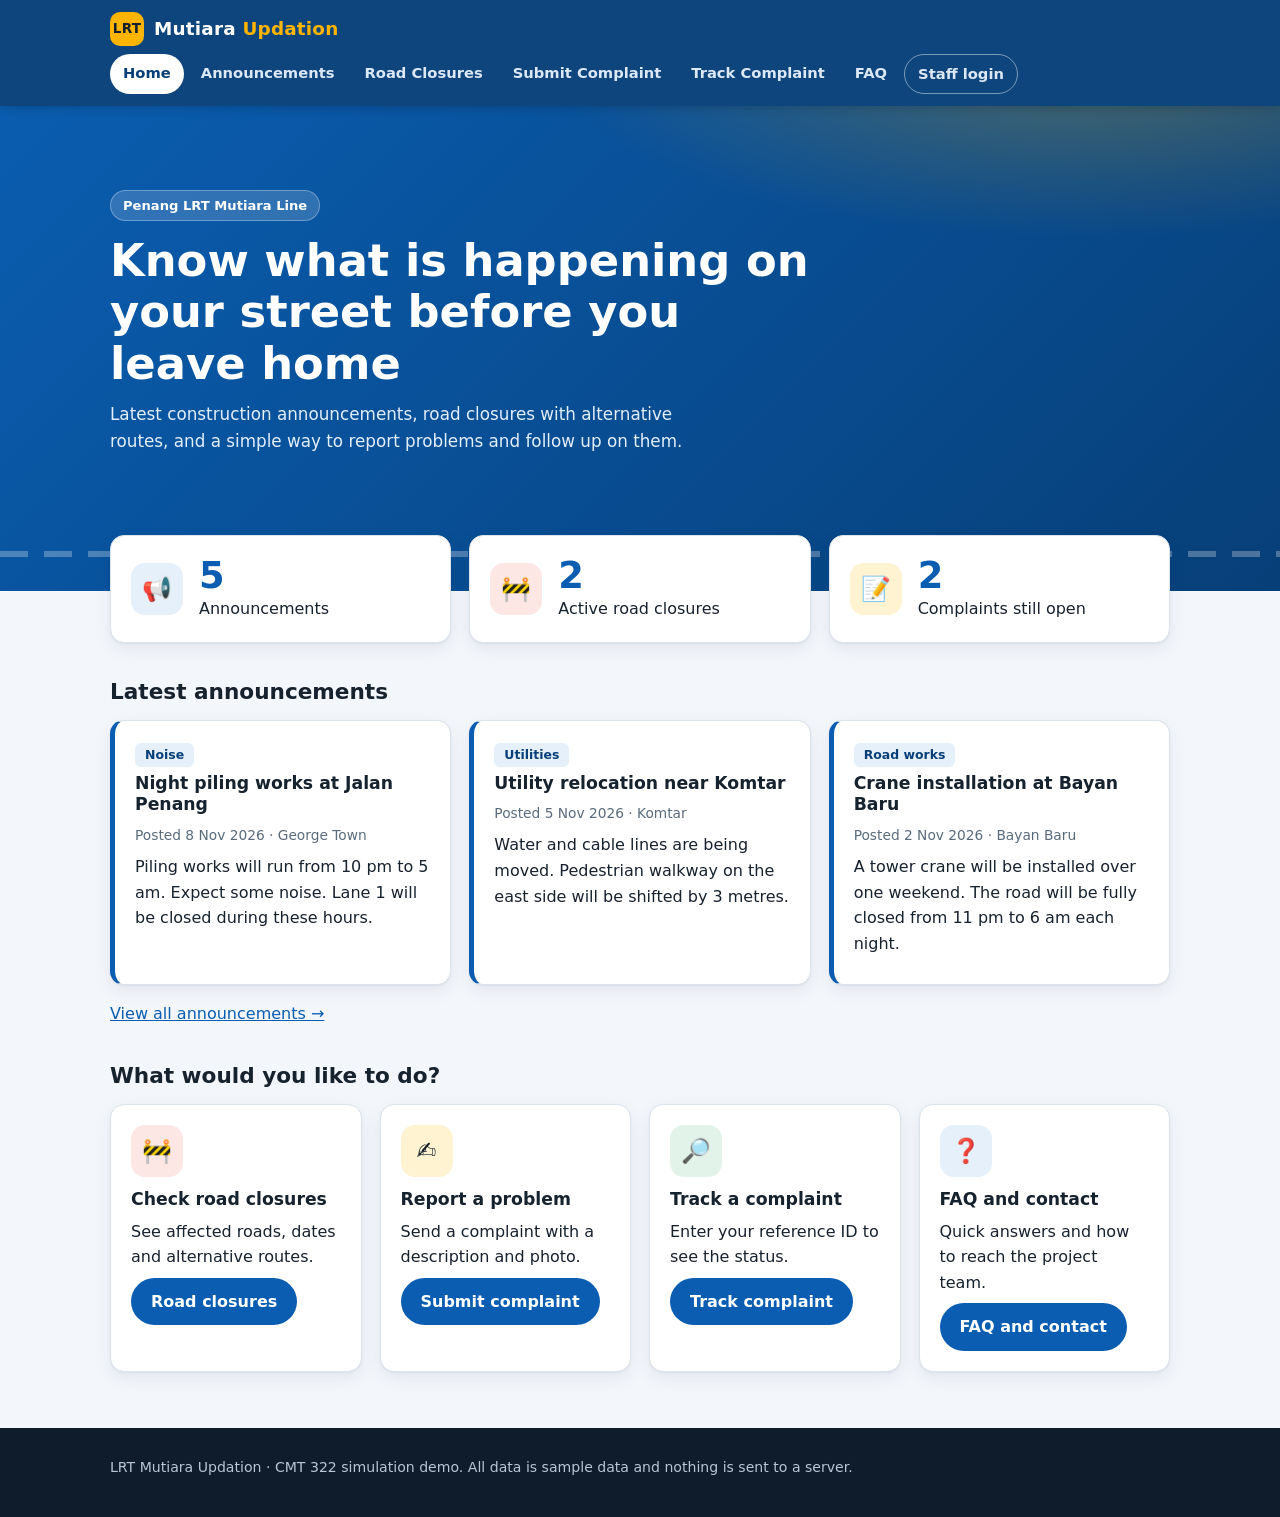
<file: index.html>
<!doctype html>
<html lang="en">
<head>
  <meta charset="utf-8">
  <meta name="viewport" content="width=device-width, initial-scale=1">
  <title>LRT Mutiara Updation – Home</title>
  <link rel="stylesheet" href="css/style.css">
</head>
<body>
  <a class="skip" href="#main">Skip to content</a>
  <div id="site-header"></div>

  <section class="hero">
    <div class="container">
      <span class="eyebrow">Penang LRT Mutiara Line</span>
      <h1>Know what is happening on your street before you leave home</h1>
      <p>Latest construction announcements, road closures with alternative routes, and a simple way to report problems and follow up on them.</p>
    </div>
  </section>

  <main id="main" class="container" style="padding-top:0">
    <section class="grid cols-3 overlap" aria-label="Summary">
      <div class="card stat-card"><span class="icon" aria-hidden="true">📢</span><div><div class="stat" id="stat-ann">0</div><div>Announcements</div></div></div>
      <div class="card stat-card"><span class="icon red" aria-hidden="true">🚧</span><div><div class="stat" id="stat-clo">0</div><div>Active road closures</div></div></div>
      <div class="card stat-card"><span class="icon amber" aria-hidden="true">📝</span><div><div class="stat" id="stat-cmp">0</div><div>Complaints still open</div></div></div>
    </section>

    <h2>Latest announcements</h2>
    <div class="grid cols-3" id="latest"></div>
    <p><a href="announcements.html">View all announcements &rarr;</a></p>

    <h2>What would you like to do?</h2>
    <div class="grid cols-3">
      <div class="card action-card lift"><span class="icon red" aria-hidden="true">🚧</span><h3>Check road closures</h3><p>See affected roads, dates and alternative routes.</p><a class="btn" href="road-closures.html">Road closures</a></div>
      <div class="card action-card lift"><span class="icon amber" aria-hidden="true">✍️</span><h3>Report a problem</h3><p>Send a complaint with a description and photo.</p><a class="btn" href="submit-complaint.html">Submit complaint</a></div>
      <div class="card action-card lift"><span class="icon green" aria-hidden="true">🔎</span><h3>Track a complaint</h3><p>Enter your reference ID to see the status.</p><a class="btn" href="track-complaint.html">Track complaint</a></div>
      <div class="card action-card lift"><span class="icon" aria-hidden="true">❓</span><h3>FAQ and contact</h3><p>Quick answers and how to reach the project team.</p><a class="btn" href="faq.html">FAQ and contact</a></div>
    </div>
  </main>

  <div id="site-footer"></div>
  <script src="js/data.js"></script>
  <script src="js/store.js"></script>
  <script src="js/layout.js"></script>
  <script src="js/home.js"></script>
</body>
</html>
</file>
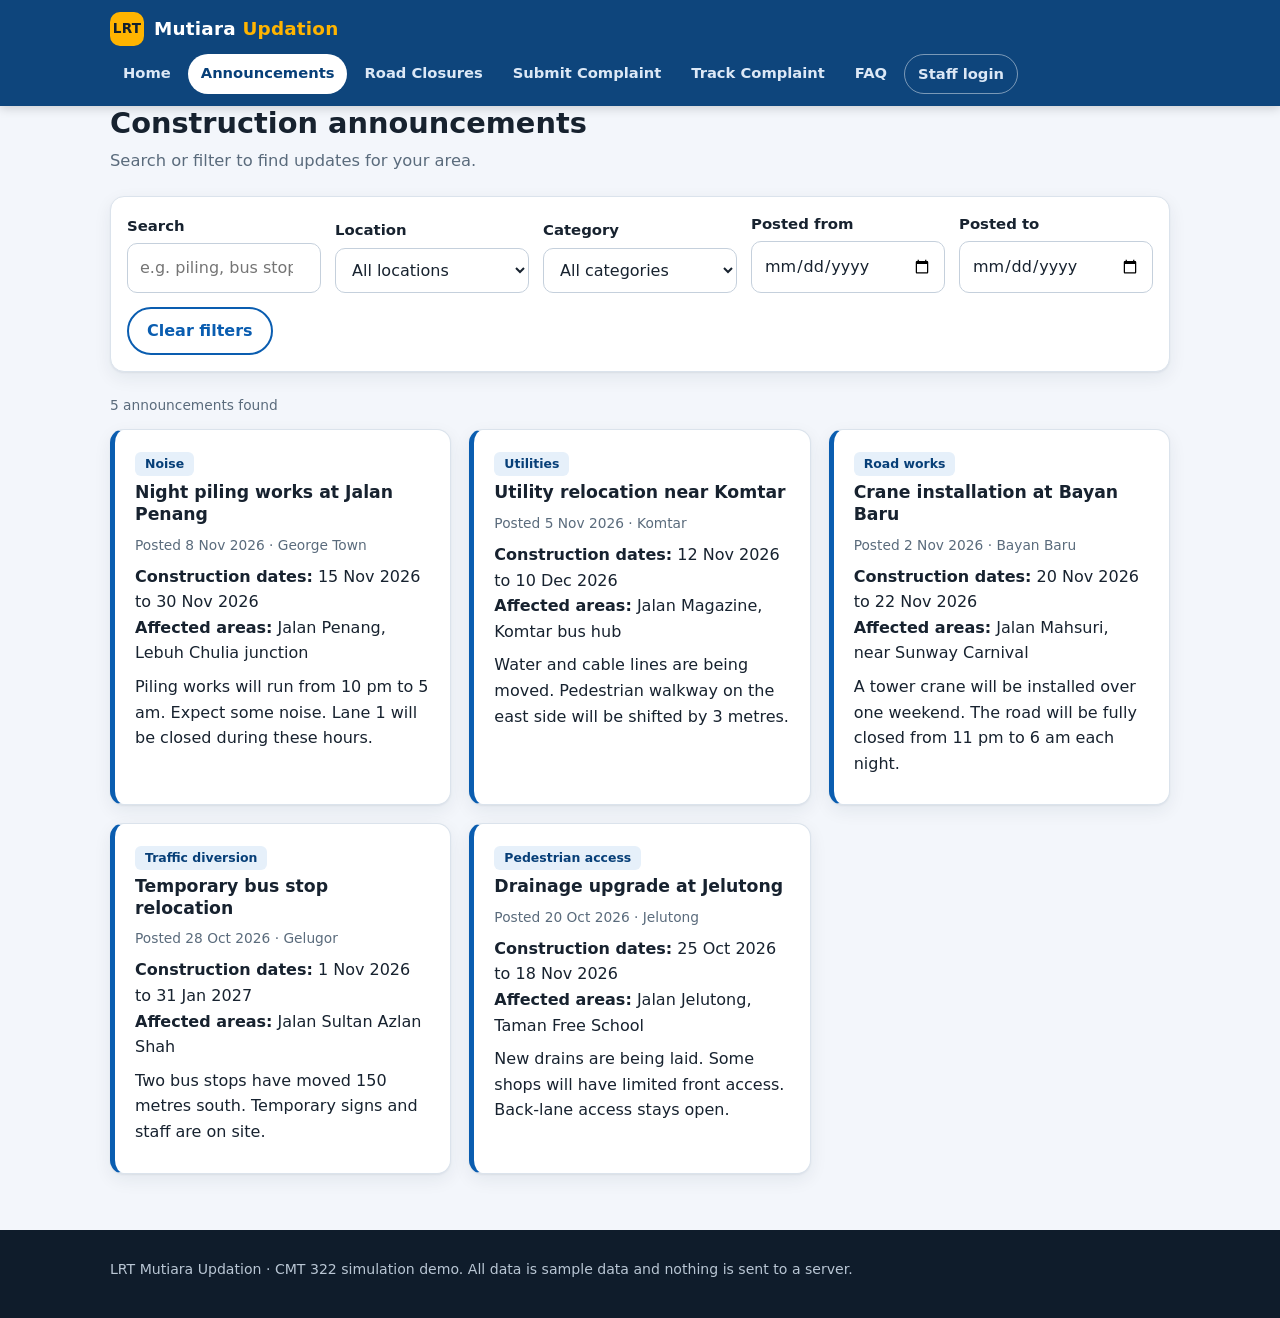
<file: announcements.html>
<!doctype html>
<html lang="en">
<head>
  <meta charset="utf-8">
  <meta name="viewport" content="width=device-width, initial-scale=1">
  <title>LRT Mutiara Updation – Announcements</title>
  <link rel="stylesheet" href="css/style.css">
</head>
<body>
  <a class="skip" href="#main">Skip to content</a>
  <div id="site-header"></div>

  <main id="main" class="container">
    <h1 class="page-title">Construction announcements</h1>
    <p class="lead">Search or filter to find updates for your area.</p>

    <form class="filters" id="filters" aria-label="Filter announcements" onsubmit="return false">
      <div><label for="q">Search</label><input id="q" type="search" placeholder="e.g. piling, bus stop"></div>
      <div><label for="loc">Location</label><select id="loc"></select></div>
      <div><label for="cat">Category</label><select id="cat"></select></div>
      <div><label for="from">Posted from</label><input id="from" type="date"></div>
      <div><label for="to">Posted to</label><input id="to" type="date"></div>
      <div><button type="button" class="ghost" id="clear">Clear filters</button></div>
    </form>

    <p class="meta" id="count" aria-live="polite"></p>
    <div class="grid cols-2" id="list"></div>
  </main>

  <div id="site-footer"></div>
  <script src="js/data.js"></script>
  <script src="js/store.js"></script>
  <script src="js/layout.js"></script>
  <script src="js/announcements.js"></script>
</body>
</html>
</file>
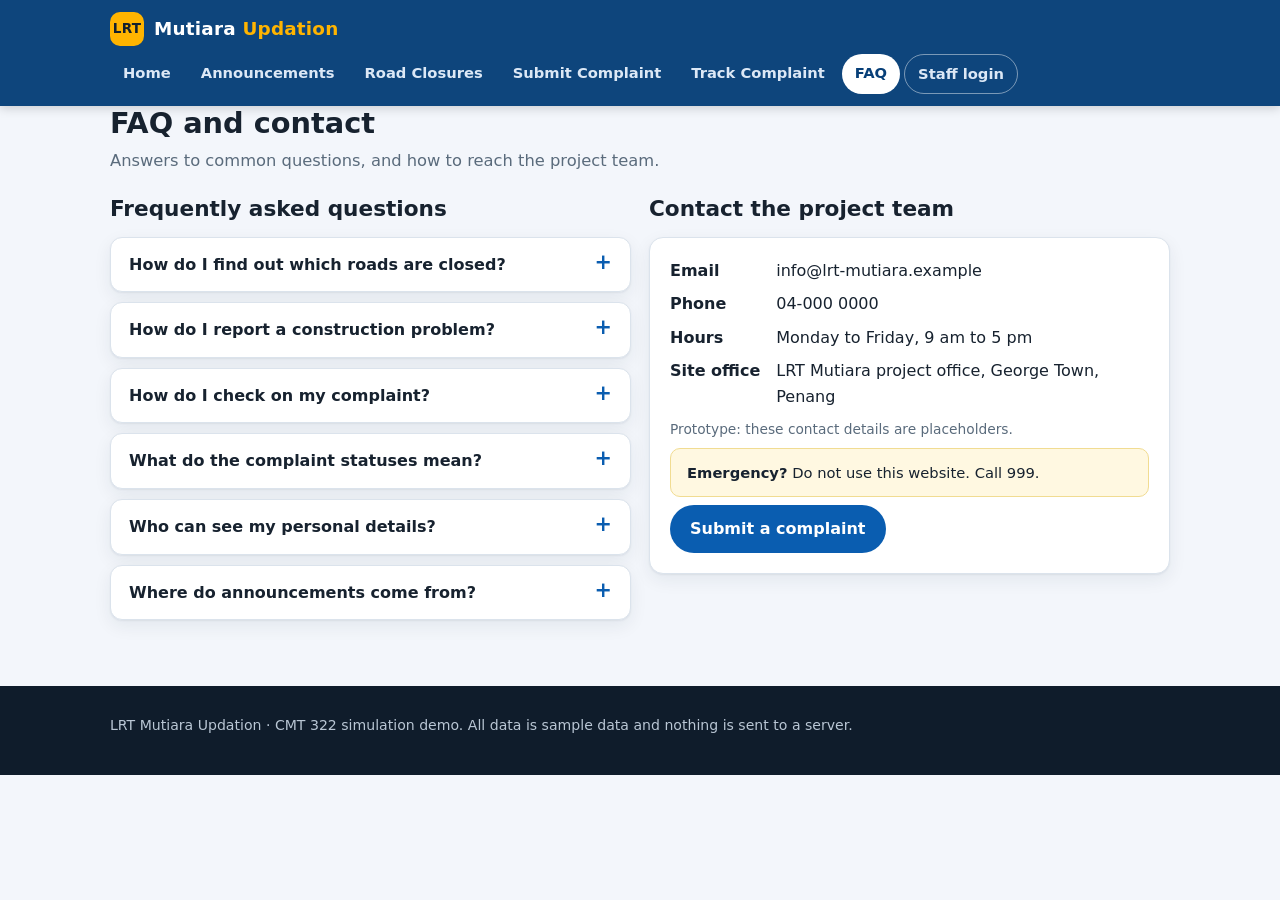
<file: faq.html>
<!doctype html>
<html lang="en">
<head>
  <meta charset="utf-8">
  <meta name="viewport" content="width=device-width, initial-scale=1">
  <title>LRT Mutiara Updation – FAQ and Contact</title>
  <link rel="stylesheet" href="css/style.css">
</head>
<body>
  <a class="skip" href="#main">Skip to content</a>
  <div id="site-header"></div>

  <main id="main" class="container">
    <h1 class="page-title">FAQ and contact</h1>
    <p class="lead">Answers to common questions, and how to reach the project team.</p>

    <div class="grid cols-2" style="align-items:start">
      <section aria-labelledby="faq-h">
        <h2 id="faq-h" style="margin-top:0">Frequently asked questions</h2>

        <details class="faq">
          <summary>How do I find out which roads are closed?</summary>
          <p>Open <a href="road-closures.html">Road Closures</a>. You can filter by location and status, and every closure shows an alternative route.</p>
        </details>
        <details class="faq">
          <summary>How do I report a construction problem?</summary>
          <p>Go to <a href="submit-complaint.html">Submit Complaint</a>, choose a location and category, describe the problem and add a photo if you can. You will get a reference ID straight away.</p>
        </details>
        <details class="faq">
          <summary>How do I check on my complaint?</summary>
          <p>Open <a href="track-complaint.html">Track Complaint</a> and enter your reference ID (for example CMP-0001). You will see its status and any response from our staff.</p>
        </details>
        <details class="faq">
          <summary>What do the complaint statuses mean?</summary>
          <p><strong>Submitted</strong>: we have received it. <strong>In Progress</strong>: staff are working on it or have assigned it to a team. <strong>Resolved</strong>: the issue has been dealt with and a final response is recorded.</p>
        </details>
        <details class="faq">
          <summary>Who can see my personal details?</summary>
          <p>Only authorised staff. The public tracking page never shows your name or contact details.</p>
        </details>
        <details class="faq">
          <summary>Where do announcements come from?</summary>
          <p>Authorised construction staff publish them. You can search them by keyword, location, category and date on the <a href="announcements.html">Announcements</a> page.</p>
        </details>
      </section>

      <section aria-labelledby="contact-h">
        <h2 id="contact-h" style="margin-top:0">Contact the project team</h2>
        <div class="card">
          <dl class="contact">
            <dt>Email</dt><dd>info@lrt-mutiara.example</dd>
            <dt>Phone</dt><dd>04-000 0000</dd>
            <dt>Hours</dt><dd>Monday to Friday, 9 am to 5 pm</dd>
            <dt>Site office</dt><dd>LRT Mutiara project office, George Town, Penang</dd>
          </dl>
          <p class="meta">Prototype: these contact details are placeholders.</p>
          <p class="notice"><strong>Emergency?</strong> Do not use this website. Call 999.</p>
          <p style="margin-bottom:0"><a class="btn" href="submit-complaint.html">Submit a complaint</a></p>
        </div>
      </section>
    </div>
  </main>

  <div id="site-footer"></div>
  <script src="js/data.js"></script>
  <script src="js/store.js"></script>
  <script src="js/layout.js"></script>
</body>
</html>
</file>
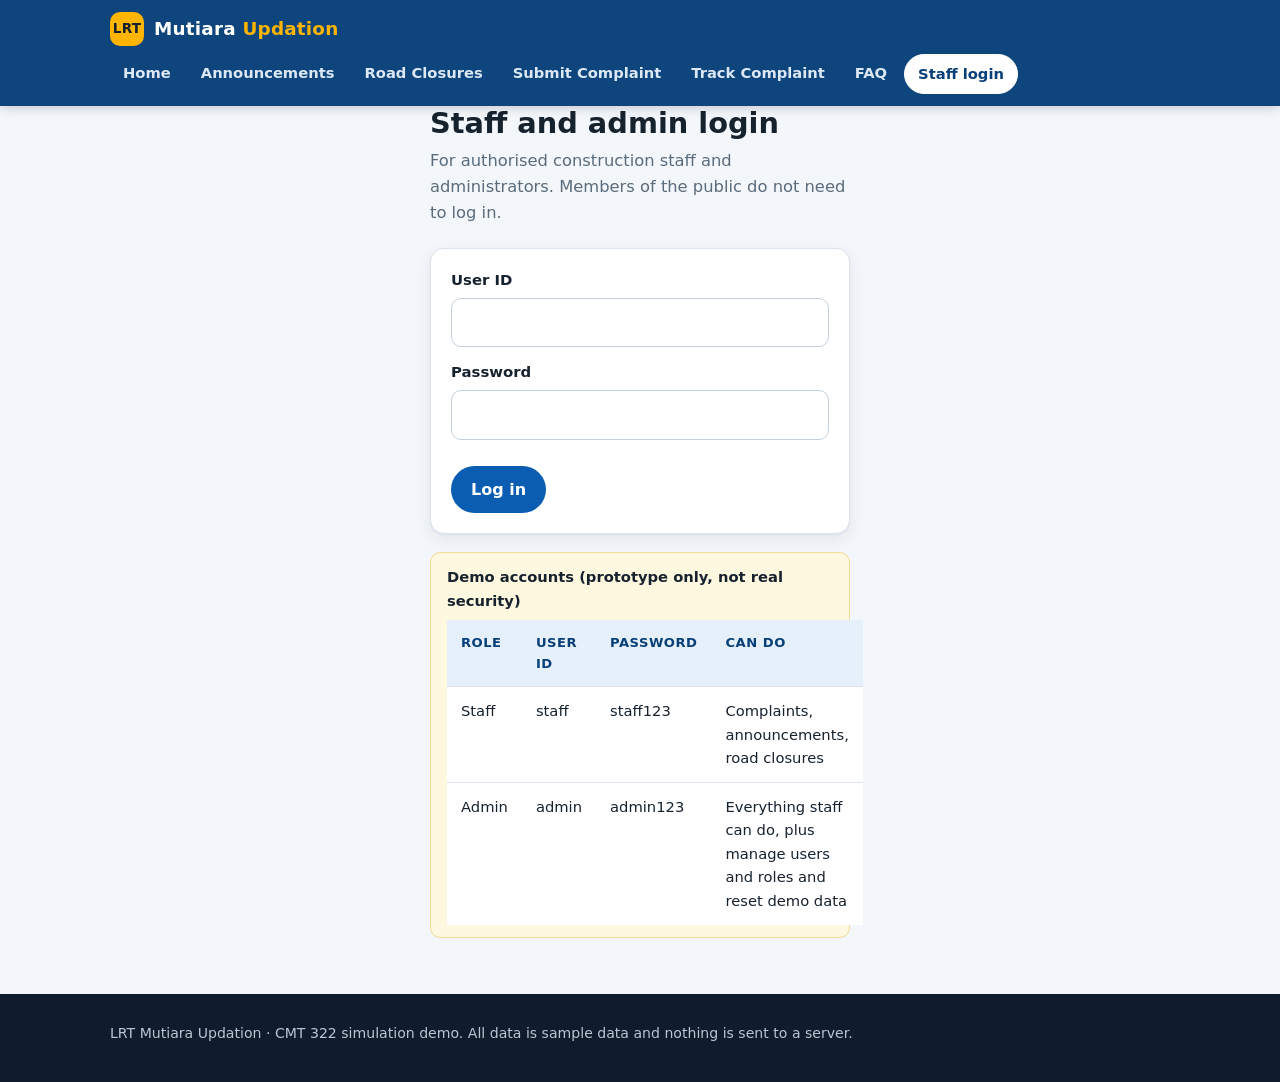
<file: staff-dashboard.html>
<!doctype html>
<html lang="en">
<head>
  <meta charset="utf-8">
  <meta name="viewport" content="width=device-width, initial-scale=1">
  <title>LRT Mutiara Updation – Dashboard</title>
  <link rel="stylesheet" href="css/style.css">
</head>
<body>
  <a class="skip" href="#main">Skip to content</a>
  <div id="site-header"></div>

  <main id="main" class="container">
    <div style="display:flex;justify-content:space-between;align-items:center;flex-wrap:wrap;gap:8px">
      <h1 class="page-title">Dashboard</h1>
      <div class="row-actions">
        <button type="button" class="ghost" id="reset-demo">Reset demo data</button>
        <button type="button" class="ghost" id="logout">Log out</button>
      </div>
    </div>
    <p class="lead">Logged in as <strong id="role-name"></strong>. <span id="role-scope"></span></p>
    <p class="notice" id="msg" role="status" aria-live="polite" hidden></p>

    <section class="grid cols-3" aria-label="Complaint summary" style="margin-top:16px">
      <div class="card"><div class="stat" id="s-sub">0</div><div>Submitted</div></div>
      <div class="card"><div class="stat" id="s-prog">0</div><div>In Progress</div></div>
      <div class="card"><div class="stat" id="s-res">0</div><div>Resolved</div></div>
    </section>

    <!-- ================= STAFF AREA ================= -->
    <div id="staff-area">
      <h2>Complaints</h2>
      <div class="filters" style="max-width:520px">
        <div><label for="f-status">Status</label><select id="f-status"></select></div>
        <div><label for="f-prio">Priority</label><select id="f-prio"></select></div>
      </div>
      <div class="table-wrap">
        <table>
          <thead><tr><th>ID</th><th>Complainant</th><th>Location / category</th><th>Description</th><th>Triage</th><th>Respond</th></tr></thead>
          <tbody id="rows"></tbody>
        </table>
      </div>

      <h2>Announcements</h2>
      <div class="table-wrap">
        <table>
          <thead><tr><th>Announcement</th><th>Category</th><th>Actions</th></tr></thead>
          <tbody id="ann-list"></tbody>
        </table>
      </div>

      <div class="grid cols-2" style="margin-top:24px">
        <section class="card" aria-labelledby="ann-heading">
          <h2 id="ann-heading" style="margin-top:0">Post an announcement</h2>
          <form id="ann-form" novalidate>
            <label for="a-title">Title</label><input id="a-title">
            <label for="a-cat">Category</label><select id="a-cat"></select>
            <label for="a-loc">Location</label><input id="a-loc" placeholder="e.g. George Town">
            <label for="a-areas">Affected areas</label><input id="a-areas">
            <label for="a-start">Construction start</label><input id="a-start" type="date">
            <label for="a-end">Construction end</label><input id="a-end" type="date">
            <label for="a-sum">Summary</label><textarea id="a-sum"></textarea>
            <div class="error" id="a-err"></div>
            <p class="row-actions">
              <button type="submit" id="a-submit">Publish announcement</button>
              <button type="button" class="ghost" id="a-cancel" hidden>Cancel edit</button>
            </p>
          </form>
        </section>

        <section class="card" aria-labelledby="clo-heading">
          <h2 id="clo-heading" style="margin-top:0">Add a road closure</h2>
          <form id="clo-form" novalidate>
            <label for="c-road">Affected road</label><input id="c-road">
            <label for="c-loc">Location</label><input id="c-loc" list="area-list" placeholder="Choose an area, e.g. Komtar">
            <datalist id="area-list"></datalist>
            <div class="hint">Pick a suggested area so the closure appears on the map.</div>
            <label for="c-from">From</label><input id="c-from" type="date">
            <label for="c-to">To</label><input id="c-to" type="date">
            <label for="c-det">Details</label><textarea id="c-det" style="min-height:70px"></textarea>
            <label for="c-alt">Alternative route</label><input id="c-alt">
            <div class="error" id="c-err"></div>
            <p><button type="submit">Add closure</button></p>
          </form>
        </section>
      </div>
    </div>

    <!-- ================= ADMIN AREA ================= -->
    <div id="admin-area">
      <h2>Manage users and roles</h2>
      <div class="table-wrap">
        <table>
          <thead><tr><th>User ID</th><th>Name</th><th>Role</th><th>Status</th><th>Action</th></tr></thead>
          <tbody id="user-rows"></tbody>
        </table>
      </div>

      <section class="card" style="margin-top:24px;max-width:520px" aria-labelledby="usr-heading">
        <h2 id="usr-heading" style="margin-top:0">Add a user</h2>
        <form id="user-form" novalidate>
          <label for="u-id">User ID</label><input id="u-id" autocomplete="off" placeholder="letters and numbers, 3 or more">
          <label for="u-name">Full name</label><input id="u-name" autocomplete="off">
          <label for="u-role">Role</label>
          <select id="u-role"><option value="staff">Staff</option><option value="admin">Administrator</option></select>
          <div class="error" id="u-err"></div>
          <p class="hint">New users get the temporary password <strong>welcome123</strong> (demo only).</p>
          <p><button type="submit">Add user</button></p>
        </form>
      </section>
    </div>
  </main>

  <div id="site-footer"></div>
  <script src="js/data.js"></script>
  <script src="js/store.js"></script>
  <script src="js/layout.js"></script>
  <script src="js/dashboard.js"></script>
</body>
</html>
</file>
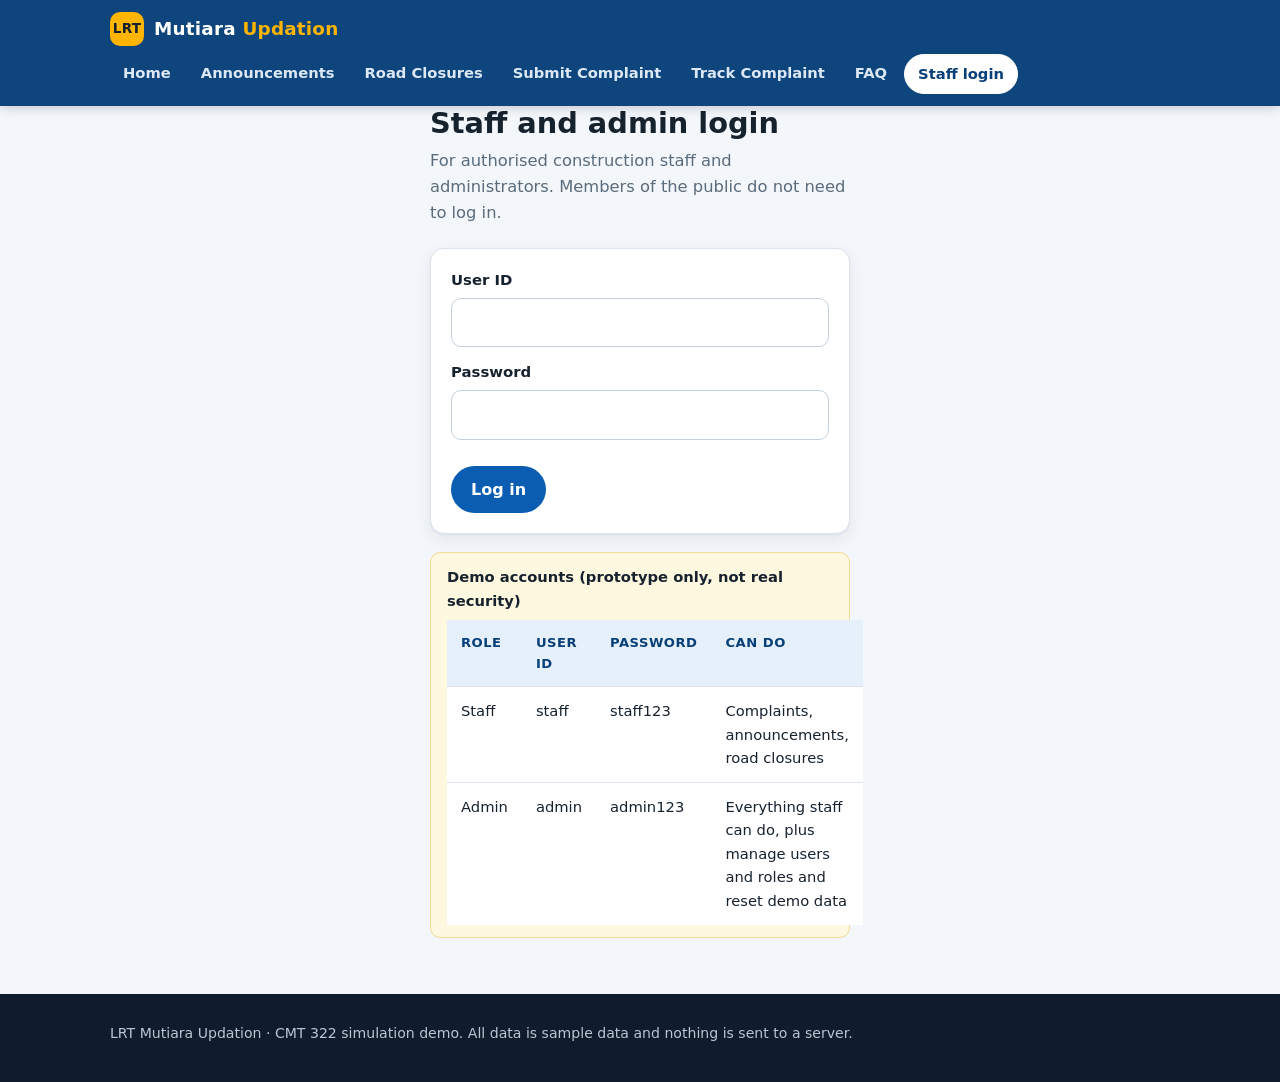
<file: staff-login.html>
<!doctype html>
<html lang="en">
<head>
  <meta charset="utf-8">
  <meta name="viewport" content="width=device-width, initial-scale=1">
  <title>LRT Mutiara Updation – Staff and Admin Login</title>
  <link rel="stylesheet" href="css/style.css">
</head>
<body>
  <a class="skip" href="#main">Skip to content</a>
  <div id="site-header"></div>

  <main id="main" class="container" style="max-width:460px">
    <h1 class="page-title">Staff and admin login</h1>
    <p class="lead">For authorised construction staff and administrators. Members of the public do not need to log in.</p>

    <form id="form" class="card" novalidate>
      <label for="uid" style="margin-top:0">User ID</label>
      <input id="uid" autocomplete="username">
      <label for="pw">Password</label>
      <input id="pw" type="password" autocomplete="current-password">
      <div class="error" id="err" role="alert"></div>
      <p style="margin-bottom:0"><button type="submit">Log in</button></p>
    </form>

    <div class="notice" style="margin-top:18px">
      <strong>Demo accounts (prototype only, not real security)</strong>
      <table style="margin-top:8px">
        <thead><tr><th>Role</th><th>User ID</th><th>Password</th><th>Can do</th></tr></thead>
        <tbody>
          <tr><td>Staff</td><td>staff</td><td>staff123</td><td>Complaints, announcements, road closures</td></tr>
          <tr><td>Admin</td><td>admin</td><td>admin123</td><td>Everything staff can do, plus manage users and roles and reset demo data</td></tr>
        </tbody>
      </table>
    </div>
  </main>

  <div id="site-footer"></div>
  <script src="js/data.js"></script>
  <script src="js/store.js"></script>
  <script src="js/layout.js"></script>
  <script>
    // Demo only: accounts come from the sample user list (admins can edit it on the dashboard).
    // A real system would check these on a server.
    document.getElementById("form").addEventListener("submit", function (e) {
      e.preventDefault();
      const uid = document.getElementById("uid").value.trim().toLowerCase();
      const pw = document.getElementById("pw").value;
      const user = Store.get("users").find((u) => u.userId.toLowerCase() === uid);
      const err = document.getElementById("err");
      if (!user || user.password !== pw) { err.textContent = "Incorrect user ID or password."; return; }
      if (!user.active) { err.textContent = "This account is disabled. Please contact the administrator."; return; }
      Store.setRole(user.role, user.userId);
      location.href = "staff-dashboard.html";
    });
  </script>
</body>
</html>
</file>
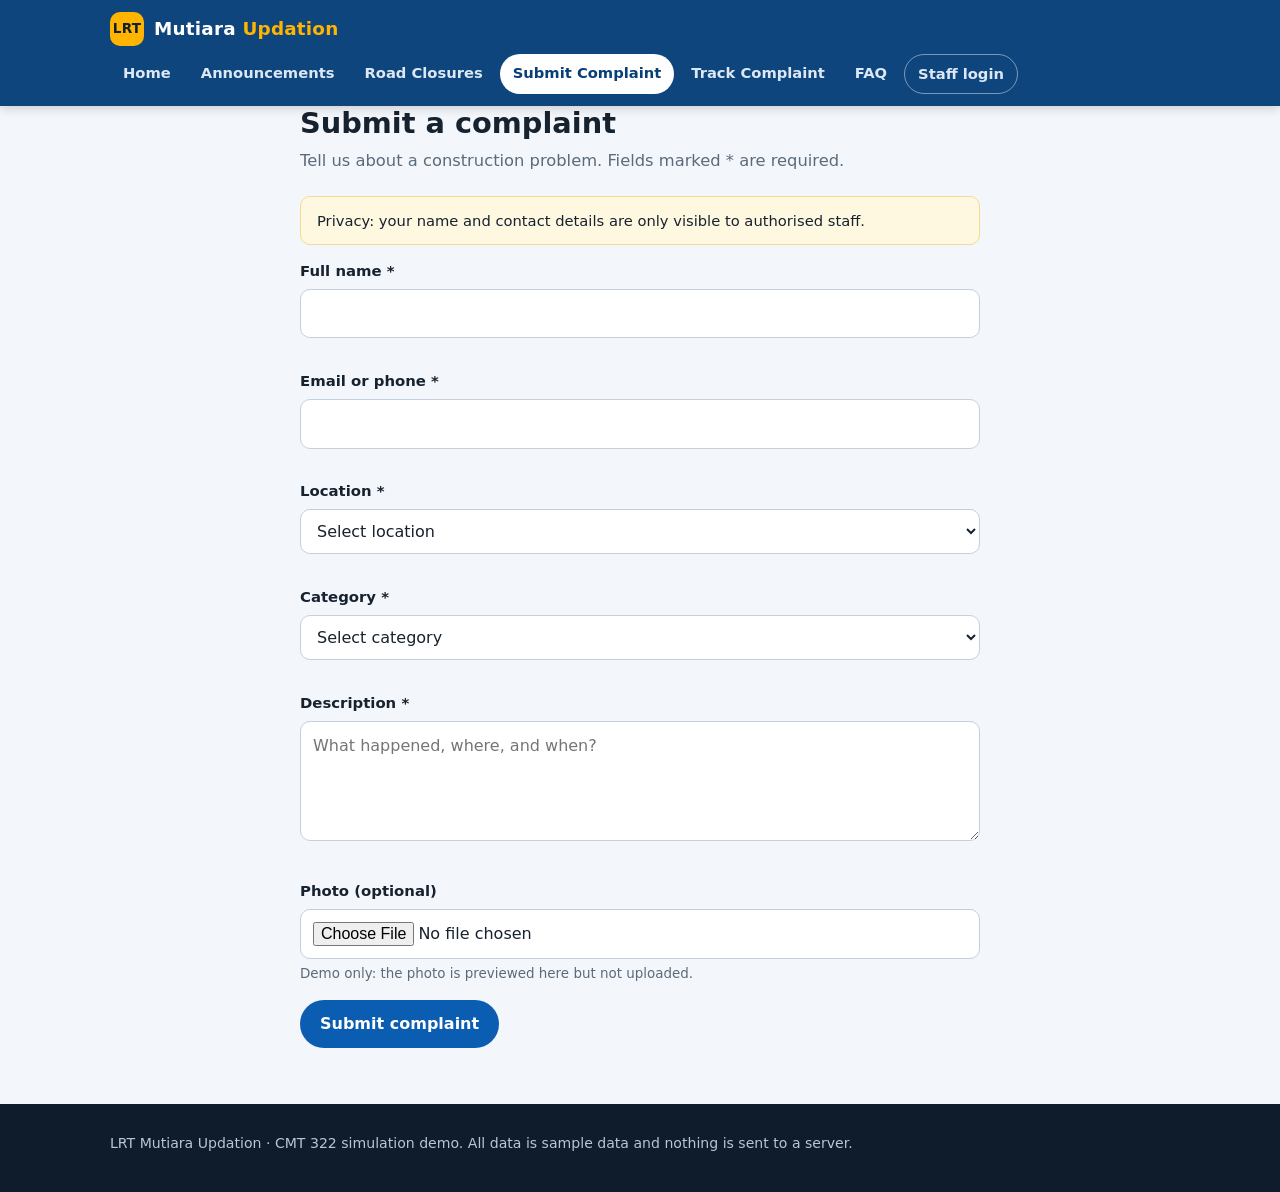
<file: submit-complaint.html>
<!doctype html>
<html lang="en">
<head>
  <meta charset="utf-8">
  <meta name="viewport" content="width=device-width, initial-scale=1">
  <title>LRT Mutiara Updation – Submit Complaint</title>
  <link rel="stylesheet" href="css/style.css">
</head>
<body>
  <a class="skip" href="#main">Skip to content</a>
  <div id="site-header"></div>

  <main id="main" class="container" style="max-width:720px">
    <h1 class="page-title">Submit a complaint</h1>
    <p class="lead">Tell us about a construction problem. Fields marked * are required.</p>
    <p class="notice">Privacy: your name and contact details are only visible to authorised staff.</p>

    <div id="done" class="success" hidden tabindex="-1" role="status">
      <h2 style="margin-top:0">Complaint received</h2>
      <p>Your reference ID is <strong id="ref"></strong>. Please keep it so you can track your complaint.</p>
      <a class="btn" id="track-link" href="track-complaint.html">Track this complaint</a>
      <button type="button" class="ghost" id="another">Submit another</button>
    </div>

    <form id="form" novalidate>
      <label for="name">Full name *</label>
      <input id="name" autocomplete="name">
      <div class="error" id="e-name"></div>

      <label for="contact">Email or phone *</label>
      <input id="contact" autocomplete="email">
      <div class="error" id="e-contact"></div>

      <label for="loc">Location *</label>
      <select id="loc"></select>
      <div class="error" id="e-loc"></div>

      <label for="cat">Category *</label>
      <select id="cat">
        <option value="">Select category</option>
        <option>Noise</option>
        <option>Dust or pollution</option>
        <option>Pedestrian access</option>
        <option>Business access</option>
        <option>Road safety</option>
        <option>Other</option>
      </select>
      <div class="error" id="e-cat"></div>

      <label for="desc">Description *</label>
      <textarea id="desc" placeholder="What happened, where, and when?"></textarea>
      <div class="error" id="e-desc"></div>

      <label for="photo">Photo (optional)</label>
      <input id="photo" type="file" accept="image/*">
      <div class="hint">Demo only: the photo is previewed here but not uploaded.</div>
      <img id="preview" class="photo-preview" alt="Preview of the selected photo" hidden>

      <p><button type="submit">Submit complaint</button></p>
    </form>
  </main>

  <div id="site-footer"></div>
  <script src="js/data.js"></script>
  <script src="js/store.js"></script>
  <script src="js/layout.js"></script>
  <script src="js/submit.js"></script>
</body>
</html>
</file>
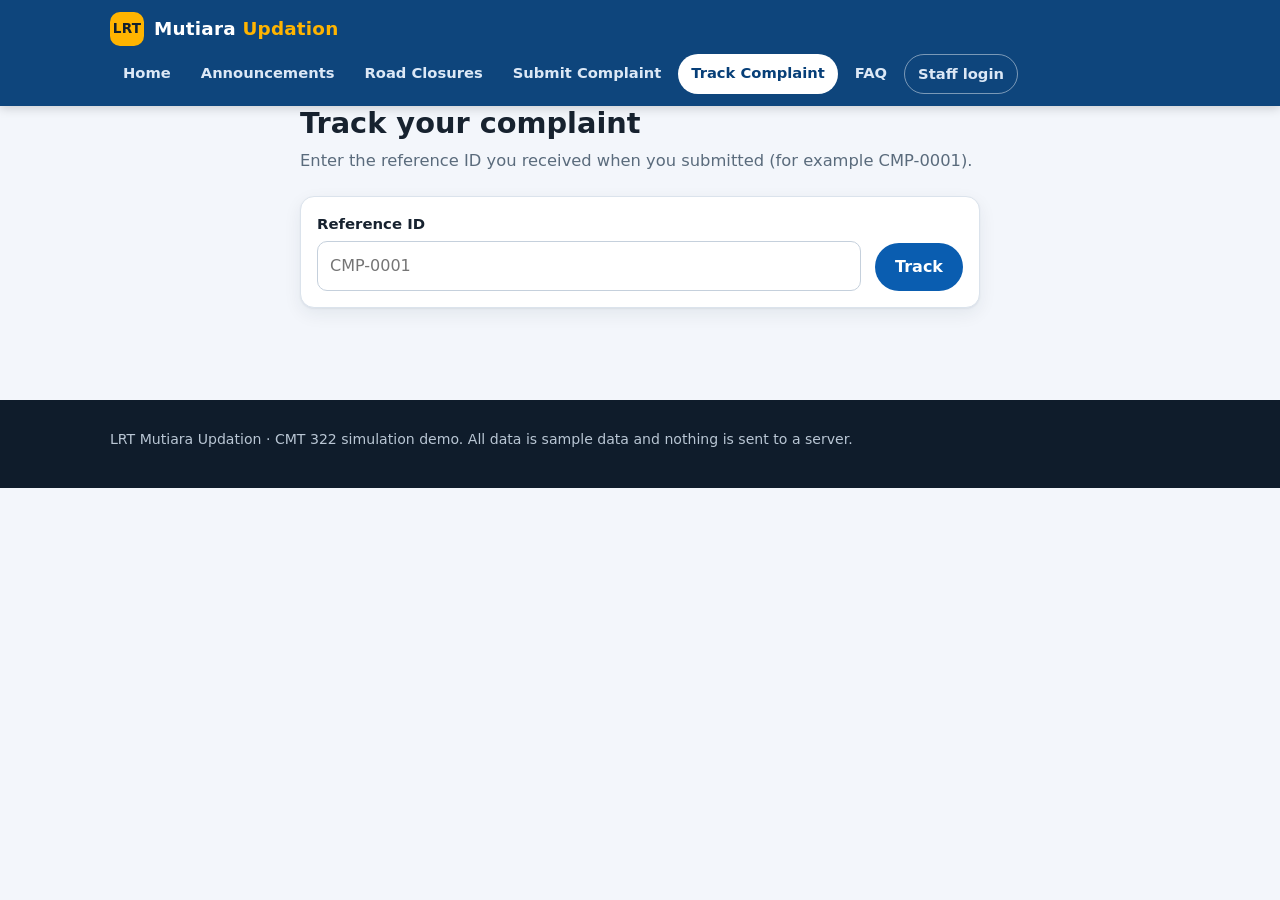
<file: track-complaint.html>
<!doctype html>
<html lang="en">
<head>
  <meta charset="utf-8">
  <meta name="viewport" content="width=device-width, initial-scale=1">
  <title>LRT Mutiara Updation – Track Complaint</title>
  <link rel="stylesheet" href="css/style.css">
</head>
<body>
  <a class="skip" href="#main">Skip to content</a>
  <div id="site-header"></div>

  <main id="main" class="container" style="max-width:720px">
    <h1 class="page-title">Track your complaint</h1>
    <p class="lead">Enter the reference ID you received when you submitted (for example CMP-0001).</p>

    <form id="form" class="filters" style="grid-template-columns:1fr auto" onsubmit="return false">
      <div><label for="ref">Reference ID</label><input id="ref" placeholder="CMP-0001" autocomplete="off"></div>
      <div><button type="submit">Track</button></div>
    </form>
    <div class="error" id="err" role="alert"></div>

    <section id="result" class="card" hidden aria-live="polite"></section>
  </main>

  <div id="site-footer"></div>
  <script src="js/data.js"></script>
  <script src="js/store.js"></script>
  <script src="js/layout.js"></script>
  <script src="js/track.js"></script>
</body>
</html>
</file>
<file: css/style.css>
:root {
  --brand: #0a5db0;
  --brand-dark: #073f78;
  --brand-light: #e6f0fa;
  --accent: #ffb400;
  --bg: #f3f6fb;
  --card: #ffffff;
  --text: #17222f;
  --muted: #5a6b7c;
  --border: #dbe3ec;
  --ok: #1a7f49;
  --warn: #a85f00;
  --bad: #b3261e;
  --radius: 14px;
  --shadow: 0 1px 2px rgba(16, 36, 60, .06), 0 6px 18px rgba(16, 36, 60, .07);
  --shadow-hover: 0 2px 4px rgba(16, 36, 60, .08), 0 12px 28px rgba(16, 36, 60, .13);
}
* { box-sizing: border-box; }
[hidden] { display: none !important; }
html { scroll-behavior: smooth; }
body { margin: 0; font-family: "Segoe UI", system-ui, -apple-system, Arial, sans-serif; background: var(--bg); color: var(--text); line-height: 1.6; }
a { color: var(--brand); }
img, svg, iframe { max-width: 100%; }
.container { width: 100%; max-width: 1100px; margin: 0 auto; padding: 0 20px; }
.skip { position: absolute; left: -999px; }
.skip:focus { left: 8px; top: 8px; background: #fff; padding: 8px; z-index: 99; }

/* ---------- header ---------- */
.site-header { background: rgba(7, 63, 120, .97); color: #fff; position: sticky; top: 0; z-index: 20; box-shadow: 0 2px 10px rgba(0, 0, 0, .18); backdrop-filter: blur(6px); }
.site-header .container { display: flex; flex-wrap: wrap; align-items: center; justify-content: space-between; gap: 8px; padding-top: 12px; padding-bottom: 12px; }
.brand { color: #fff; text-decoration: none; font-weight: 800; font-size: 1.15rem; letter-spacing: .2px; display: flex; align-items: center; gap: 10px; }
.brand .mark { display: inline-grid; place-items: center; width: 34px; height: 34px; border-radius: 10px; background: var(--accent); color: #12202e; font-size: .85rem; font-weight: 900; }
.brand em { color: var(--accent); font-style: normal; }
.nav { display: flex; flex-wrap: wrap; gap: 4px; }
.nav a { color: #dce8f6; text-decoration: none; padding: 7px 13px; border-radius: 999px; font-size: .92rem; font-weight: 600; transition: background .15s, color .15s; }
.nav a:hover { background: rgba(255, 255, 255, .14); color: #fff; }
.nav a.active { background: #fff; color: var(--brand-dark); }
.nav a.staff { border: 1px solid rgba(255, 255, 255, .45); }
.nav a.staff.active { border-color: #fff; }

/* ---------- footer ---------- */
.site-footer { margin-top: 56px; background: #0f1c2b; color: #b9c6d4; padding: 28px 0; font-size: .88rem; }
.site-footer p { margin: 0 0 10px; }
.site-footer button.ghost { color: #fff; border-color: rgba(255, 255, 255, .5); }
.site-footer button.ghost:hover { background: rgba(255, 255, 255, .12); }

/* ---------- hero ---------- */
.hero { position: relative; overflow: hidden; color: #fff; padding: 64px 0 96px;
  background: radial-gradient(900px 300px at 85% -10%, rgba(255, 180, 0, .28), transparent 60%),
              linear-gradient(135deg, #0a5db0 0%, #073f78 100%); }
.hero::after { content: ""; position: absolute; left: 0; right: 0; bottom: 34px; height: 6px;
  background: repeating-linear-gradient(90deg, rgba(255, 255, 255, .55) 0 28px, transparent 28px 44px); opacity: .5; }
.hero .container { position: relative; z-index: 1; }
.eyebrow { display: inline-block; background: rgba(255, 255, 255, .16); border: 1px solid rgba(255, 255, 255, .3); padding: 4px 12px; border-radius: 999px; font-size: .82rem; font-weight: 600; margin-bottom: 14px; }
.hero h1 { margin: 0 0 12px; font-size: 2rem; line-height: 1.15; max-width: 720px; }
.hero p { max-width: 620px; margin: 0 0 24px; font-size: 1.05rem; color: #e3eefb; }
.hero .btn + .btn { margin-left: 8px; }

/* summary cards overlapping the hero */
.overlap { margin-top: -56px; position: relative; z-index: 2; }

/* ---------- layout bits ---------- */
main { padding: 32px 0 0; }
main.pad-top { padding-top: 32px; }
h1, h2, h3 { line-height: 1.25; }
h2 { margin: 36px 0 14px; font-size: 1.35rem; }
.page-title { margin: 0 0 6px; font-size: 1.8rem; }
.lead { color: var(--muted); margin: 0 0 22px; font-size: 1.02rem; }
.grid { display: grid; gap: 18px; }
.grid.cols-3 { grid-template-columns: repeat(auto-fit, minmax(250px, 1fr)); }
.grid.cols-2 { grid-template-columns: repeat(auto-fit, minmax(310px, 1fr)); }
.card { background: var(--card); border: 1px solid var(--border); border-radius: var(--radius); padding: 20px; box-shadow: var(--shadow); transition: transform .18s, box-shadow .18s; }
.card h3 { margin: 0 0 6px; font-size: 1.08rem; }
.card p { margin: 8px 0; }
a.card-link, .card.lift:hover, article.card:hover { transform: translateY(-3px); box-shadow: var(--shadow-hover); }
article.card { border-left: 5px solid var(--brand); }
.meta { color: var(--muted); font-size: .86rem; }
.stat { font-size: 2.3rem; font-weight: 800; color: var(--brand); line-height: 1.1; }
.stat-card { display: flex; align-items: center; gap: 16px; }
.icon { flex: none; display: grid; place-items: center; width: 52px; height: 52px; border-radius: 14px; background: var(--brand-light); font-size: 1.5rem; }
.icon.amber { background: #fff3d1; }
.icon.red { background: #fde7e5; }
.icon.green { background: #e2f4ea; }
.action-card .icon { margin-bottom: 12px; }

/* ---------- controls ---------- */
label { display: block; font-weight: 600; margin: 14px 0 5px; font-size: .93rem; }
input, select, textarea { width: 100%; padding: 11px 12px; border: 1px solid #c5d0dc; border-radius: 10px; font: inherit; background: #fff; color: var(--text); transition: border-color .15s, box-shadow .15s; }
input:hover, select:hover, textarea:hover { border-color: #93a8bd; }
input:focus, select:focus, textarea:focus { outline: none; border-color: var(--brand); box-shadow: 0 0 0 4px rgba(10, 93, 176, .18); }
button:focus-visible, a:focus-visible { outline: 3px solid var(--accent); outline-offset: 2px; }
textarea { min-height: 120px; resize: vertical; }
.btn, button { background: var(--brand); color: #fff; border: 0; padding: 11px 20px; border-radius: 999px; font: inherit; font-weight: 700; cursor: pointer; text-decoration: none; display: inline-block; transition: background .15s, transform .1s; }
.btn:hover, button:hover { background: var(--brand-dark); }
.btn:active, button:active { transform: scale(.97); }
.btn.alt { background: var(--accent); color: #1a2330; }
.btn.alt:hover { background: #ffc633; }
.btn.light { background: transparent; color: #fff; border: 2px solid rgba(255, 255, 255, .7); padding: 9px 20px; }
.btn.light:hover { background: rgba(255, 255, 255, .15); }
.btn.ghost, button.ghost { background: transparent; color: var(--brand); border: 2px solid var(--brand); padding: 9px 18px; }
.btn.ghost:hover, button.ghost:hover { background: var(--brand-light); }
.filters { display: grid; gap: 14px; grid-template-columns: repeat(auto-fit, minmax(190px, 1fr)); align-items: end; margin-bottom: 22px; background: var(--card); border: 1px solid var(--border); border-radius: var(--radius); padding: 16px; box-shadow: var(--shadow); }
.filters label { margin: 0 0 5px; }
.hint { color: var(--muted); font-size: .84rem; margin-top: 4px; }
.error { color: var(--bad); font-size: .87rem; margin-top: 4px; min-height: 1em; }
.notice { background: #fff8e1; border: 1px solid #f1dc92; padding: 12px 16px; border-radius: 10px; font-size: .92rem; }
.success { background: #e7f6ee; border: 1px solid #a7d9bc; padding: 20px; border-radius: var(--radius); }
.empty { text-align: center; color: var(--muted); padding: 28px; }

/* ---------- badges ---------- */
.badge { display: inline-block; padding: 3px 12px; border-radius: 999px; font-size: .78rem; font-weight: 800; letter-spacing: .2px; }
.badge.Submitted, .badge.Active { background: #fde7e5; color: var(--bad); }
.badge.In-Progress, .badge.Upcoming { background: #fff0cc; color: var(--warn); }
.badge.Resolved { background: #dff3e8; color: var(--ok); }

.badge.prio-High { background: #fde7e5; color: var(--bad); }
.badge.prio-Medium { background: #fff0cc; color: var(--warn); }
.badge.prio-Low { background: #e8edf3; color: var(--muted); }
.tag { display: inline-block; padding: 2px 10px; border-radius: 6px; background: var(--brand-light); color: var(--brand-dark); font-size: .78rem; font-weight: 700; margin-bottom: 6px; }
.mini { display: block; font-size: .78rem; margin: 8px 0 2px; color: var(--muted); font-weight: 600; }
.mini:first-child { margin-top: 0; }
td select { padding: 7px 8px; font-size: .88rem; }
.sr { position: absolute; width: 1px; height: 1px; overflow: hidden; clip: rect(0 0 0 0); white-space: nowrap; }
button.danger { color: var(--bad); border-color: var(--bad); }
button.danger:hover { background: #fde7e5; }

/* FAQ */
details.faq { background: var(--card); border: 1px solid var(--border); border-radius: 12px; padding: 0 18px; margin-bottom: 10px; box-shadow: var(--shadow); }
details.faq summary { cursor: pointer; font-weight: 700; padding: 14px 0; list-style: none; display: flex; justify-content: space-between; gap: 12px; }
details.faq summary::-webkit-details-marker { display: none; }
details.faq summary::after { content: "+"; font-size: 1.3rem; color: var(--brand); line-height: 1; }
details.faq[open] summary::after { content: "\2212"; }
details.faq[open] summary { border-bottom: 1px solid var(--border); }
details.faq p { margin: 12px 0 16px; }
dl.contact { margin: 0; display: grid; grid-template-columns: max-content 1fr; gap: 8px 16px; }
dl.contact dt { font-weight: 700; }
dl.contact dd { margin: 0; }

/* ---------- tables ---------- */
.table-wrap { overflow-x: auto; border: 1px solid var(--border); border-radius: var(--radius); box-shadow: var(--shadow); background: var(--card); }
table { width: 100%; border-collapse: collapse; background: var(--card); }
th, td { text-align: left; padding: 12px 14px; border-bottom: 1px solid var(--border); vertical-align: top; font-size: .92rem; }
th { background: var(--brand-light); color: var(--brand-dark); font-size: .82rem; text-transform: uppercase; letter-spacing: .5px; }
tbody tr:hover { background: #f8fbfe; }
tbody tr:last-child td { border-bottom: 0; }

/* ---------- timeline ---------- */
.timeline { list-style: none; padding: 0; margin: 18px 0; display: flex; gap: 8px; flex-wrap: wrap; }
.timeline li { flex: 1; min-width: 110px; text-align: center; padding: 11px 6px; border-radius: 10px; background: #e8edf3; color: var(--muted); font-weight: 700; font-size: .9rem; }
.timeline li.done { background: var(--ok); color: #fff; }
.timeline li.current { background: var(--brand); color: #fff; }

/* ---------- map ---------- */
.map-card { padding: 0; overflow: hidden; margin-bottom: 22px; }
.map-card img { display: block; width: 100%; height: auto; background: #cfe3f3; }
.map-card #map { height: 420px; width: 100%; background: #dfe8f1; position: relative; z-index: 0; }
.dot { display: inline-block; width: 12px; height: 12px; border-radius: 50%; vertical-align: -1px; margin-right: 4px; }
.dot.red { background: #b3261e; }
.dot.amber { background: #d08a00; }
.leaflet-popup-content { font-family: inherit; font-size: .9rem; line-height: 1.45; }
.map-card iframe { display: block; width: 100%; height: 380px; border: 0; background: #dfe8f1; }
.map-card .map-text { padding: 14px 18px; font-size: .9rem; color: var(--muted); border-top: 1px solid var(--border); }
.map-card .map-text strong { color: var(--text); }

figure { margin: 0 0 20px; }
figcaption { font-size: .88rem; color: var(--muted); margin-top: 6px; }
.photo-preview { max-width: 240px; margin-top: 10px; border-radius: 10px; border: 1px solid var(--border); }
.row-actions { display: flex; gap: 6px; flex-wrap: wrap; }
.row-actions input { min-width: 150px; }

@media (min-width: 720px) {
  .hero h1 { font-size: 2.8rem; }
  .hero { padding: 84px 0 112px; }
}
@media (max-width: 520px) {
  .hero .btn + .btn { margin-left: 0; margin-top: 8px; }
  .page-title { font-size: 1.5rem; }
}
@media (prefers-reduced-motion: reduce) {
  * { transition: none !important; scroll-behavior: auto !important; }
}
</file>
